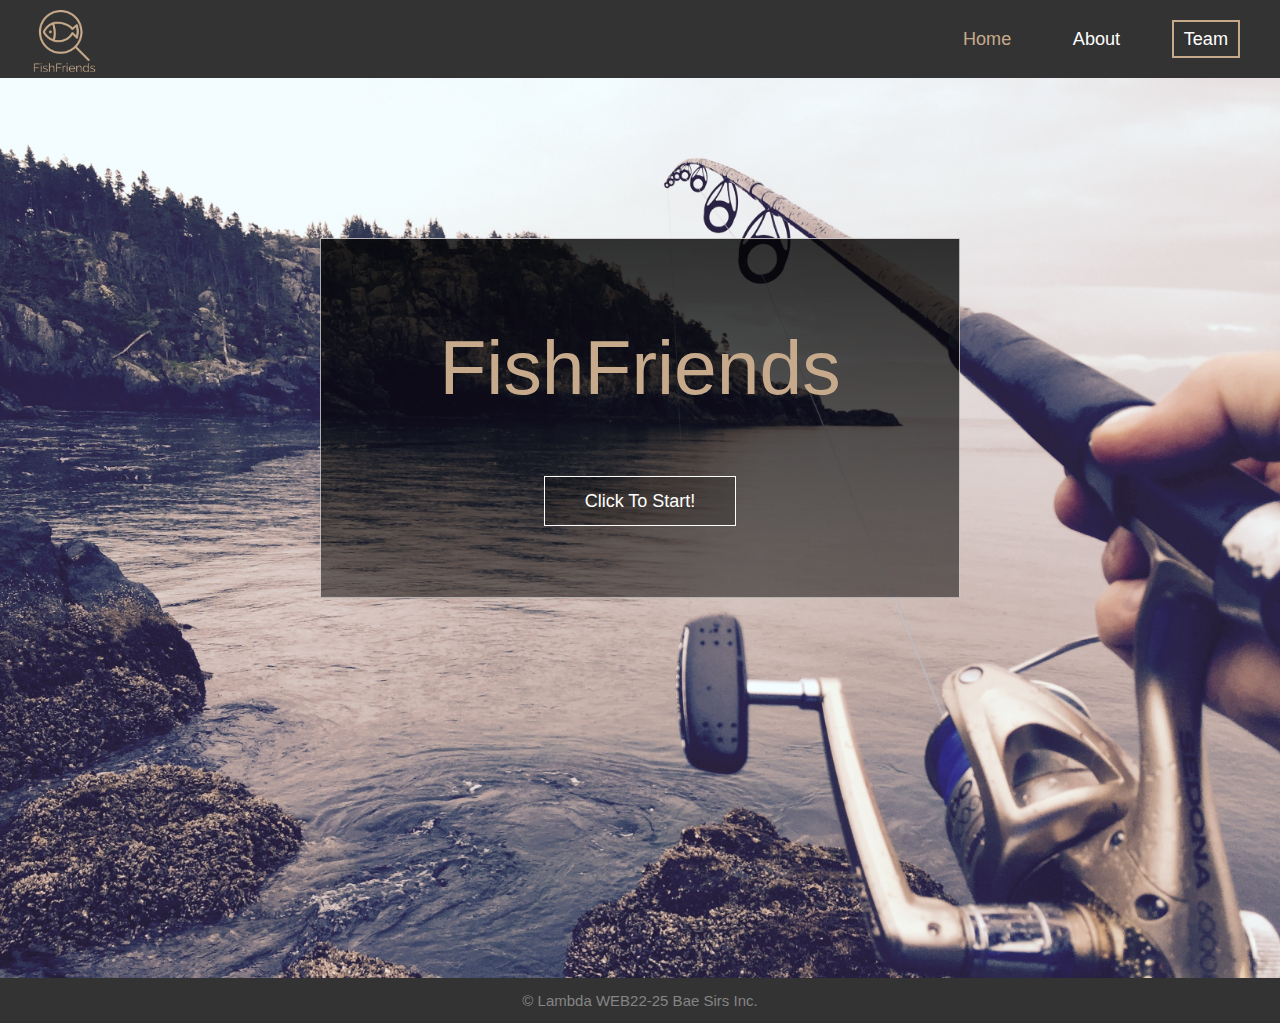
<file: index.html>
<!doctype html>

<html lang="en">

    <head>
      <meta charset="utf-8">
      <meta name="viewport" content="width=device-width, initial-scale=1">

      <title>FishFriends</title>

      <link href="css/index.css" rel="stylesheet"> 

    </head>

    <body class="container">

        <header class="header__1">

                <img src="img/logo_beige.png" class="headingImg" alt="FishFriends logo">
                
                <nav class="nav">

                      <a href="index.html" class="hom">Home</a>
                      <a href="about.html" class="team">About</a>
                      <a href="team.html" class="abo">Team</a>

                </nav>
   
        </header>

        <section class="mainBox">

                <div class="fishyBox">

                  <h1>FishFriends</h1>

                <div class="btn">

                  <a href="https://react-2.fish-friends.now.sh/">Click To Start!</a>

                </div>

                </div>

        </section>
        
        <footer>
            <p>&copy Lambda WEB22-25 Bae Sirs Inc.</p>
        </footer>

    </body>

</html>
</file>
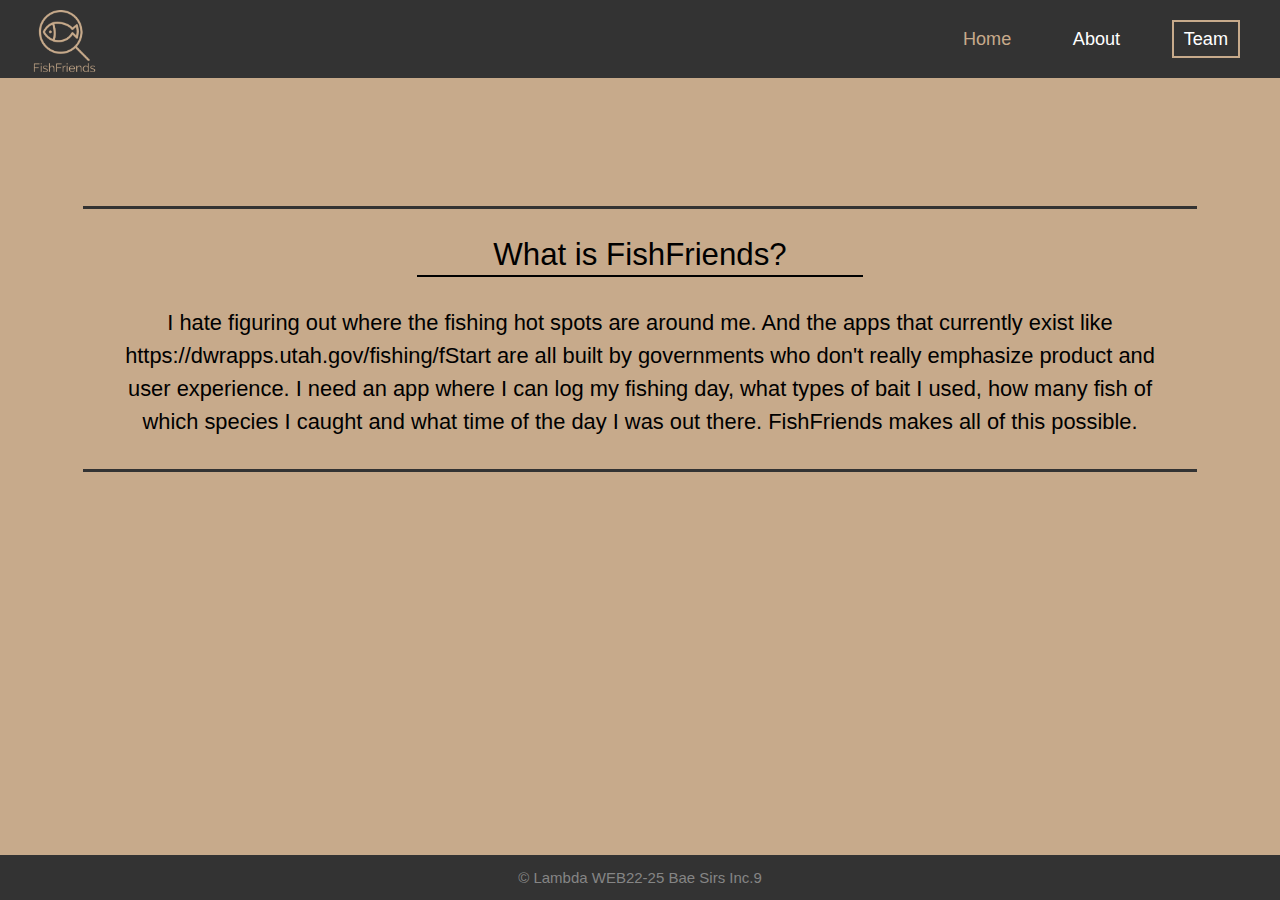
<file: about.html>
<!doctype html>

<html lang="en">
    <head>
      <meta charset="utf-8">
      <meta name="viewport" content="width=device-width, initial-scale=1">

      <title></title>

      <link href="css/index.css" rel="stylesheet">

    </head>

    <body class="container">

        <header class="header__1">

            <img src="img/logo_beige.png" class="headingImg" alt="FishFriends logo">

            <nav class="nav">

                  <a href="index.html" class="hom">Home</a>
                  <a href="about.html" class="team">About</a>
                  <a href="team.html" class="abo">Team</a>

            </nav>
     
        </header>

        <section class="section">

            <div class="description">

                  <h2>What is FishFriends?</h2>

                  <p>I hate figuring out where the fishing hot spots are around me. And the apps that currently exist like https://dwrapps.utah.gov/fishing/fStart are all built by governments who don't really emphasize product and user experience. I need an app where I can log my fishing day, what types of bait I used, how many fish of which species I caught and what time of the day I was out there. FishFriends makes all of this possible.</p>

            </div>

        </section>

        <footer class ="aboFoot">
            <p>&copy Lambda WEB22-25 Bae Sirs Inc.9</p>
        </footer>

    </body>

</html>
</file>
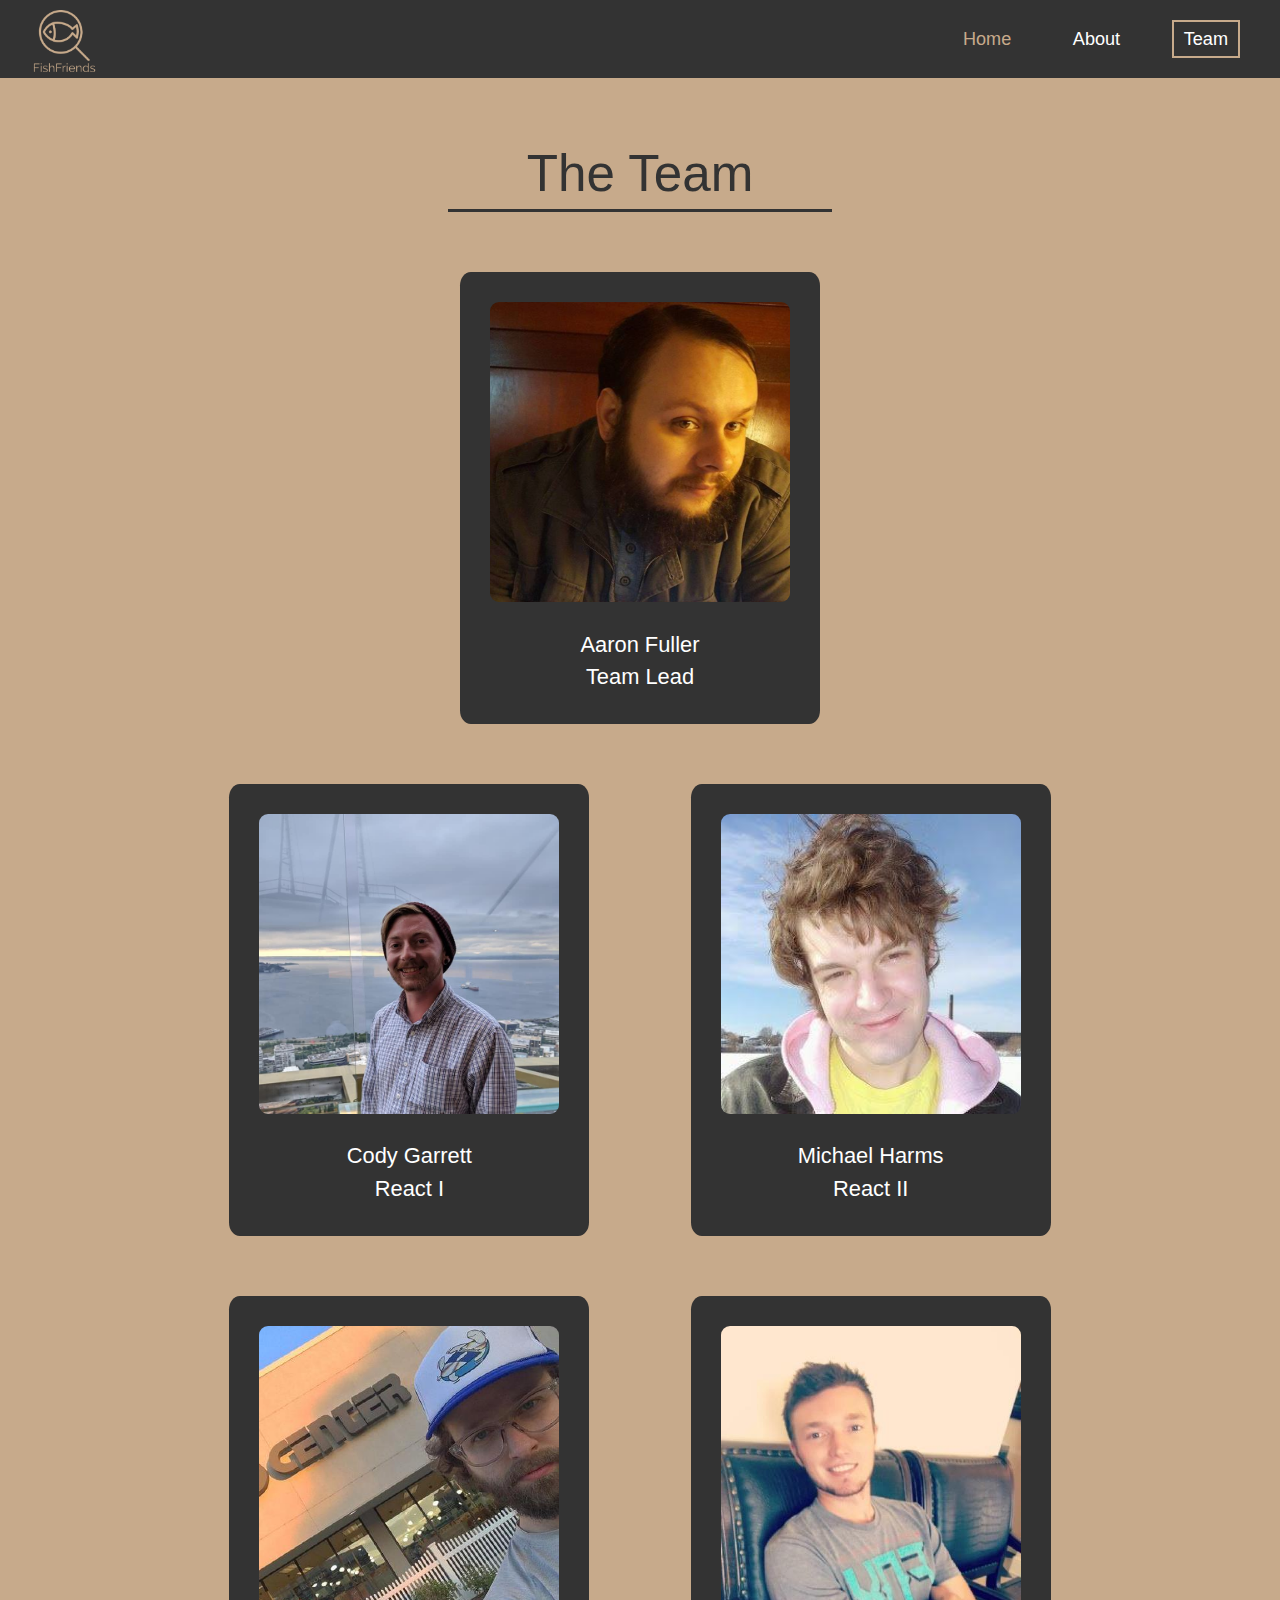
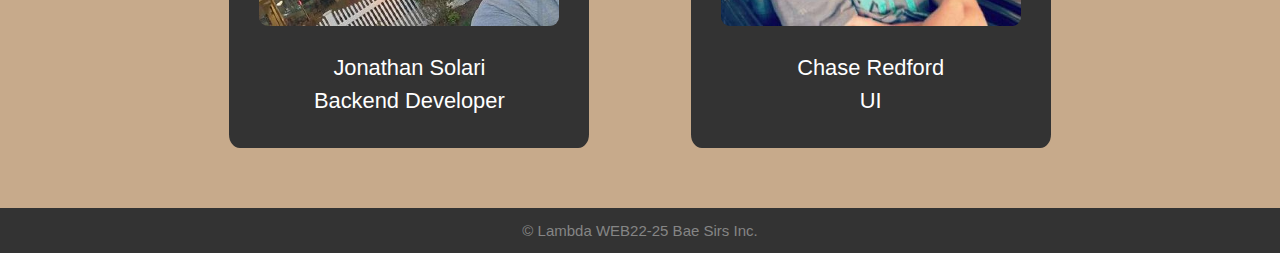
<file: team.html>
<!doctype html>

<html lang="en">
    <head>
      <meta charset="utf-8">
      <meta name="viewport" content="width=device-width, initial-scale=1">

      <title></title>

      <link href="css/index.css" rel="stylesheet">

    </head>

    <body class="container">

        <header class="header__1">

            <img src="img/logo_beige.png" class="headingImg" alt="FishFriends logo">

            <nav class="nav">

                  <a href="index.html" class="hom">Home</a>
                  <a href="about.html" class="team">About</a>
                  <a href="team.html" class="abo">Team</a>

            </nav>
     
        </header>

        <section class="dreamTeam">

            <h1>The Team</h1>

        </section> 

        <section class="row__1">

            <div class="box">

                <img src="img/Aaron.jpeg" alt="Aaron">

                <p>Aaron Fuller<br>Team Lead</p>

            </div>

        </section>

        <section class="row">

            <div class="box">

                <img src="img/Cody.jpg" alt="Cody">

                <p>Cody Garrett<br>React I</p>

            </div>

            <div class="box">

                <img src="img/Micheal.jpeg" alt="Micheal">

                <p>Michael Harms<br>React II</p>

            </div>
    
        </section>

        <section class="row">

            <div class="box">

                <img src="img/Jon.jpeg" alt="Jon">

                <p>Jonathan Solari<br>Backend Developer</p>

            </div>

            <div class="box">

                <img src="img/Chase.jpeg" alt="Chase">

                <p>Chase Redford<br>UI</p>

            </div>
    
        </section>

        <footer>
            <p>&copy Lambda WEB22-25 Bae Sirs Inc.</p>
        </footer>

    </body>

</html>
</file>
<file: css/index.css>
/* http://meyerweb.com/eric/tools/css/reset/ 
   v2.0 | 20110126
   License: none (public domain)
*/
html,
body,
div,
span,
applet,
object,
iframe,
h1,
h2,
h3,
h4,
h5,
h6,
p,
blockquote,
pre,
a,
abbr,
acronym,
address,
big,
cite,
code,
del,
dfn,
em,
img,
ins,
kbd,
q,
s,
samp,
small,
strike,
strong,
sub,
sup,
tt,
var,
b,
u,
i,
center,
dl,
dt,
dd,
ol,
ul,
li,
fieldset,
form,
label,
legend,
table,
caption,
tbody,
tfoot,
thead,
tr,
th,
td,
article,
aside,
canvas,
details,
embed,
figure,
figcaption,
footer,
header,
hgroup,
menu,
nav,
output,
ruby,
section,
summary,
time,
mark,
audio,
video {
  margin: 0;
  padding: 0;
  border: 0;
  font-size: 100%;
  font: inherit;
  vertical-align: baseline;
}
/* HTML5 display-role reset for older browsers */
article,
aside,
details,
figcaption,
figure,
footer,
header,
hgroup,
menu,
nav,
section {
  display: block;
}
body {
  line-height: 1;
}
ol,
ul {
  list-style: none;
}
blockquote,
q {
  quotes: none;
}
blockquote:before,
blockquote:after,
q:before,
q:after {
  content: '';
  content: none;
}
table {
  border-collapse: collapse;
  border-spacing: 0;
}
* {
  box-sizing: border-box;
}
html,
body {
  height: 100%;
  min-height: 100%;
  font-size: 62.5%;
  background-color: #c7aa8b;
  color: white;
}
h1,
h2,
h3,
a {
  font-family: 'Roboto Condensed', sans-serif;
}
p {
  font-family: 'Lato', sans-serif;
}
.container {
  width: 100%;
  min-height: 100%;
  position: relative;
}
.nav {
  padding: 30px;
}
.nav .abo {
  border: 2px solid #c7aa8b;
  margin-right: 10px;
}
.nav .abo:hover {
  background-color: #c7aa8b;
  color: black;
}
.nav .hom {
  color: #c7aa8b;
}
.nav a {
  text-decoration: none;
  color: white;
  margin: 20px;
  font-size: 2.9em;
  padding: 7px 10px;
}
@media (max-width: 476px) {
  .nav a {
    margin: 0px;
    padding: 6px;
  }
}
footer {
  text-align: center;
  color: #858585;
  font-size: 1.5rem;
  padding: 15px;
  background-color: #333333;
  width: 100%;
}
.aboFoot {
  position: absolute;
  left: 0px;
  bottom: 0px;
}
.header__1 {
  background-color: #333333;
  display: flex;
  justify-content: space-between;
  width: 100%;
}
.header__1 .headingImg {
  height: 68px;
  margin-top: 10px;
  margin-left: 30px;
}
.mainBox {
  height: 100%;
  width: 100%;
  background-image: url(../img/fishing-bg.jpg);
  background-size: cover;
  background-repeat: no-repeat;
  padding-top: 160px;
}
.mainBox .fishyBox {
  border: 1px solid rgba(250, 244, 244, 0.678);
  width: 50%;
  margin: 0 auto;
  background-color: rgba(128, 128, 128, 0.5);
  height: 360px;
  background: linear-gradient(rgba(0, 0, 0, 0.8), rgba(0, 0, 0, 0.5));
}
.mainBox .fishyBox h1 {
  color: #c7aa8b;
  padding: 90px 0 0 0;
  width: 100%;
  font-size: 6vw;
  text-align: center;
}
.mainBox .fishyBox .btn {
  text-align: center;
  width: 30%;
  padding: 15px 0;
  font-size: 1.8rem;
  border: 1.5px solid white;
  margin: 70px auto 0 auto;
  background: linear-gradient(rgba(0, 0, 0, 0.2), rgba(0, 0, 0, 0.2));
}
.mainBox .fishyBox .btn a {
  color: white;
  text-decoration: none;
}
.mainBox .fishyBox .btn:hover {
  color: #4d4d4d;
  background-color: white;
}
@media (max-width: 500px) {
  .mainBox {
    height: 100%;
  }
  .mainBox .fishyBox {
    width: 80%;
  }
  .mainBox .fishyBox h1 {
    font-size: 11vw;
  }
  .mainBox .fishyBox .btn {
    width: 50%;
  }
}
.section {
  width: 100%;
  margin: 10% 0 10% 0;
}
.section .description {
  width: 87%;
  margin: 0 auto;
  text-align: center;
  border-top: 3px solid #333333;
  border-bottom: 3px solid #333333;
  color: black;
}
.section .description h2 {
  font-size: 5em;
  padding: 30px 0 5px 0;
  border-bottom: 2px solid black;
  width: 40%;
  margin: 0 auto;
}
.section .description p {
  font-size: 3.5em;
  padding: 30px;
  line-height: 150%;
}
@media (max-width: 500px) {
  .section .description {
    width: 95%;
  }
  .section .description p {
    padding: 30px 0;
  }
  .section .description h2 {
    width: 70%;
    border-bottom: none;
  }
}
.dreamTeam {
  font-size: 4vw;
  color: #333333;
  width: 30%;
  margin: 60px auto 0px auto;
}
.dreamTeam h1 {
  border-bottom: 3px solid #333333;
  padding: 10px;
  text-align: center;
}
@media (max-width: 500px) {
  .dreamTeam {
    font-size: 8vw;
    width: 50%;
  }
}
.row__1 {
  display: flex;
  justify-content: center;
  width: 100%;
  margin-top: 60px;
}
.row__1 img {
  width: 300px;
  height: 300px;
  border-radius: 3%;
}
@media (max-width: 420px) {
  .row__1 {
    margin: 0px;
  }
}
@media (max-width: 442px) {
  .row__1 {
    margin: 0px;
  }
  .row__1 .box {
    width: 86%;
  }
}
@media (max-width: 476px) {
  .row__1 {
    margin: 0px;
  }
}
@media (max-width: 500px) {
  .row__1 {
    margin: 0px;
  }
}
@media (max-width: 925px) {
  .row__1 {
    margin: 0px;
  }
}
.row {
  display: flex;
  justify-content: space-evenly;
  width: 80%;
  margin: 60px auto;
}
.row img {
  width: 300px;
  height: 300px;
  border-radius: 3%;
}
@media (max-width: 925px) {
  .row {
    flex-direction: column;
    margin: 0 auto;
  }
}
@media (max-width: 442px) {
  .row {
    width: 100%;
    align-items: center;
  }
}
.box {
  text-align: center;
  background-color: #333333;
  padding: 30px;
  border-radius: 3%;
}
.box p {
  font-size: 3.5em;
  padding-top: 25px;
  line-height: 150%;
}
@media (max-width: 925px) {
  .box {
    margin: 60px auto 60px auto;
  }
}
@media (max-width: 442px) {
  .box {
    width: 86%;
    margin: 60px auto 60px auto;
  }
}
@media (max-width: 500px) {
  .box {
    padding: 32px;
  }
  .box img {
    width: 250px;
    height: 250px;
  }
}
</file>
